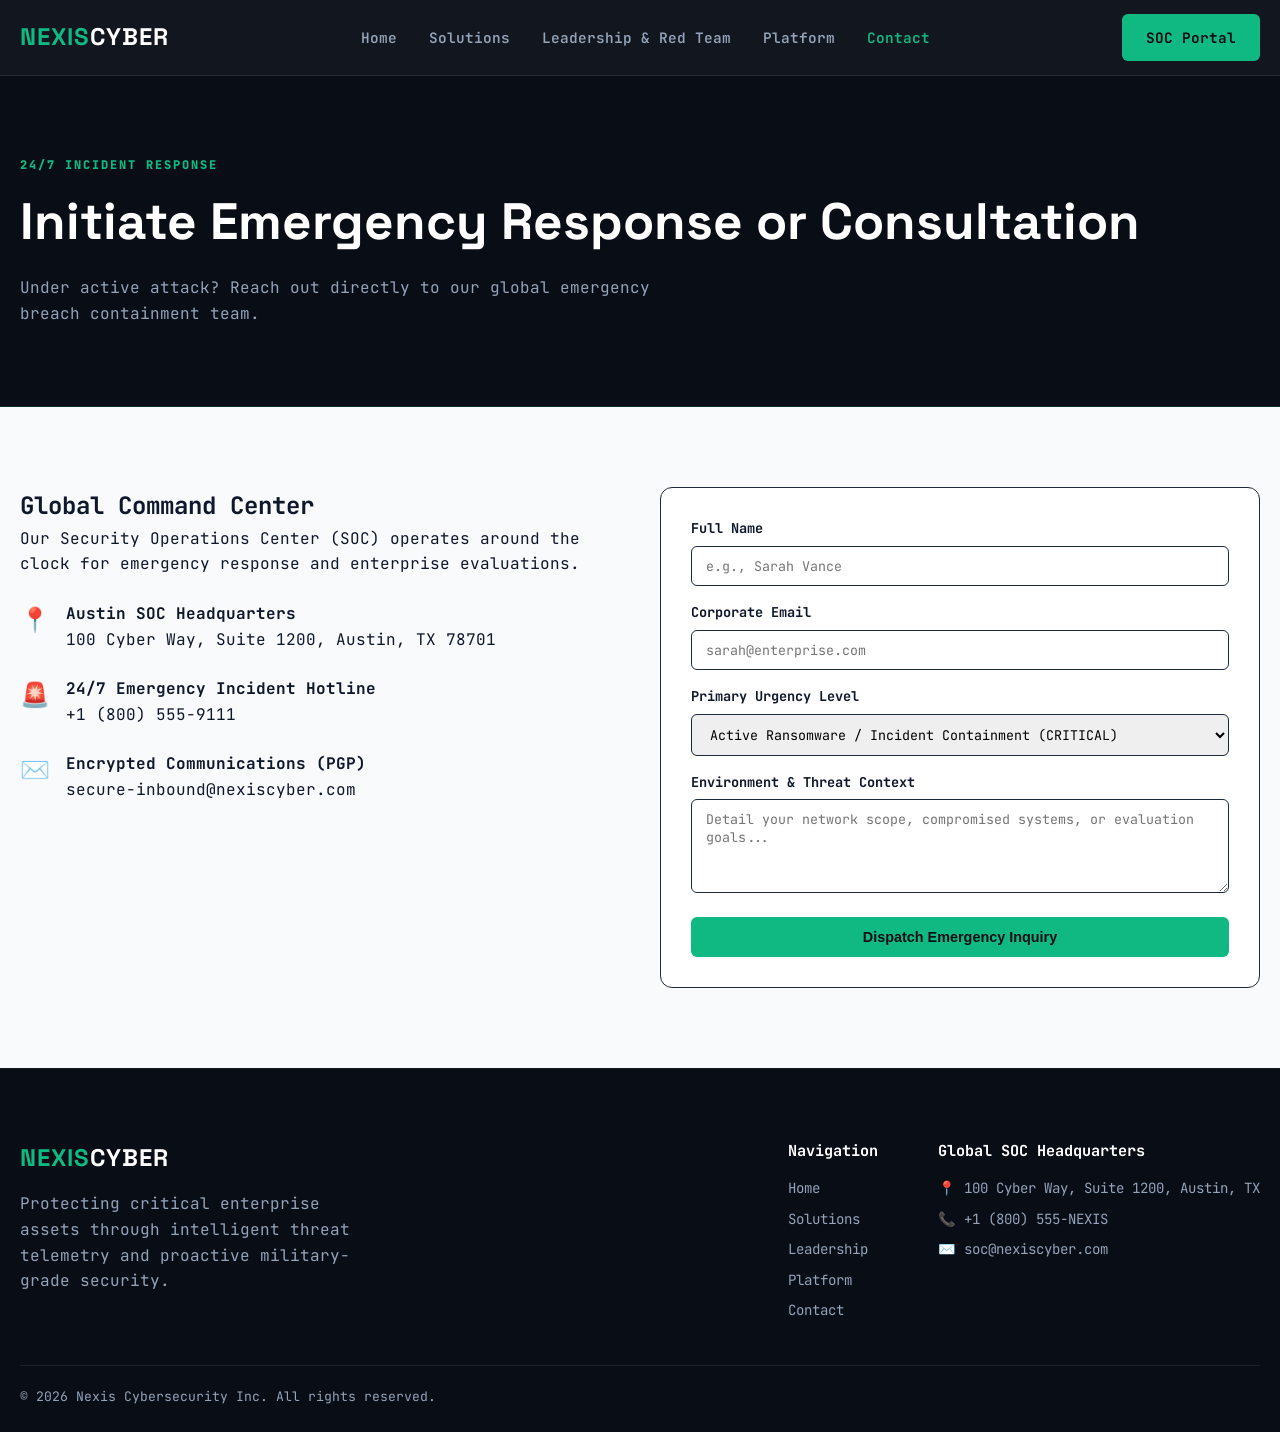
<file: contact.html>
<!DOCTYPE html>
<html lang="en">
<head>
    <meta charset="UTF-8">
    <meta name="viewport" content="width=device-width, initial-scale=1.0">
    <title>Contact & SOC Hotline | Nexis Cybersecurity</title>
    <link rel="preconnect" href="https://fonts.googleapis.com">
    <link rel="preconnect" href="https://fonts.gstatic.com" crossorigin>
    <link href="https://fonts.googleapis.com/css2?family=JetBrains+Mono:wght@400;600&family=Space+Grotesk:wght@500;600;700&display=swap" rel="stylesheet">
    <link rel="stylesheet" href="style.css">
</head>
<body>
    <header class="nav-header">
        <div class="nav-container">
            <a href="index.html" class="logo">
                <span class="logo-accent">NEXIS</span>CYBER
            </a>
            <nav class="nav-links" id="navLinks">
                <a href="index.html">Home</a>
                <a href="solutions.html">Solutions</a>
                <a href="team.html">Leadership & Red Team</a>
                <a href="platform.html">Platform</a>
                <a href="contact.html" class="active">Contact</a>
            </nav>
            <div class="nav-actions">
                <a href="contact.html" class="btn btn-primary desktop-only">SOC Portal</a>
                <button class="mobile-toggle" id="mobileToggle" onclick="toggleMenu()" aria-label="Toggle menu">
                    <span></span><span></span><span></span>
                </button>
            </div>
        </div>
    </header>

    <div class="page-banner">
        <div class="banner-container">
            <span class="section-tag">24/7 INCIDENT RESPONSE</span>
            <h1>Initiate Emergency Response or Consultation</h1>
            <p>Under active attack? Reach out directly to our global emergency breach containment team.</p>
        </div>
    </div>

    <section class="contact-section">
        <div class="section-container">
            <div class="contact-grid">
                <div class="contact-info">
                    <h2>Global Command Center</h2>
                    <p>Our Security Operations Center (SOC) operates around the clock for emergency response and enterprise evaluations.</p>
                    
                    <div class="info-item">
                        <span class="icon">📍</span>
                        <div>
                            <strong>Austin SOC Headquarters</strong>
                            <p>100 Cyber Way, Suite 1200, Austin, TX 78701</p>
                        </div>
                    </div>

                    <div class="info-item">
                        <span class="icon">🚨</span>
                        <div>
                            <strong>24/7 Emergency Incident Hotline</strong>
                            <p>+1 (800) 555-9111</p>
                        </div>
                    </div>

                    <div class="info-item">
                        <span class="icon">✉️</span>
                        <div>
                            <strong>Encrypted Communications (PGP)</strong>
                            <p>secure-inbound@nexiscyber.com</p>
                        </div>
                    </div>
                </div>

                <div class="contact-form-wrapper">
                    <form onsubmit="handleContact(event)">
                        <div class="form-group">
                            <label>Full Name</label>
                            <input type="text" required placeholder="e.g., Sarah Vance">
                        </div>
                        <div class="form-group">
                            <label>Corporate Email</label>
                            <input type="email" required placeholder="sarah@enterprise.com">
                        </div>
                        <div class="form-group">
                            <label>Primary Urgency Level</label>
                            <select>
                                <option>Active Ransomware / Incident Containment (CRITICAL)</option>
                                <option>Red Team Penetration Testing Inquiry</option>
                                <option>XDR / Cloud Security Evaluation</option>
                                <option>General Security Briefing</option>
                            </select>
                        </div>
                        <div class="form-group">
                            <label>Environment & Threat Context</label>
                            <textarea rows="4" required placeholder="Detail your network scope, compromised systems, or evaluation goals..."></textarea>
                        </div>
                        <button type="submit" class="btn btn-primary btn-full">Dispatch Emergency Inquiry</button>
                    </form>
                </div>
            </div>
        </div>
    </section>

    <footer class="site-footer">
        <div class="footer-inner">
            <div class="footer-brand">
                <a href="index.html" class="logo"><span class="logo-accent">NEXIS</span>CYBER</a>
                <p>Protecting critical enterprise assets through intelligent threat telemetry and proactive military-grade security.</p>
            </div>
            <div class="footer-cols">
                <div class="footer-col">
                    <h4>Navigation</h4>
                    <a href="index.html">Home</a>
                    <a href="solutions.html">Solutions</a>
                    <a href="team.html">Leadership</a>
                    <a href="platform.html">Platform</a>
                    <a href="contact.html">Contact</a>
                </div>
                <div class="footer-col">
                    <h4>Global SOC Headquarters</h4>
                    <span>📍 100 Cyber Way, Suite 1200, Austin, TX</span>
                    <span>📞 +1 (800) 555-NEXIS</span>
                    <span>✉️ soc@nexiscyber.com</span>
                </div>
            </div>
        </div>
        <div class="footer-bottom">
            <span>&copy; 2026 Nexis Cybersecurity Inc. All rights reserved.</span>
        </div>
    </footer>

    <script src="script.js"></script>
</body>
</html>
</file>
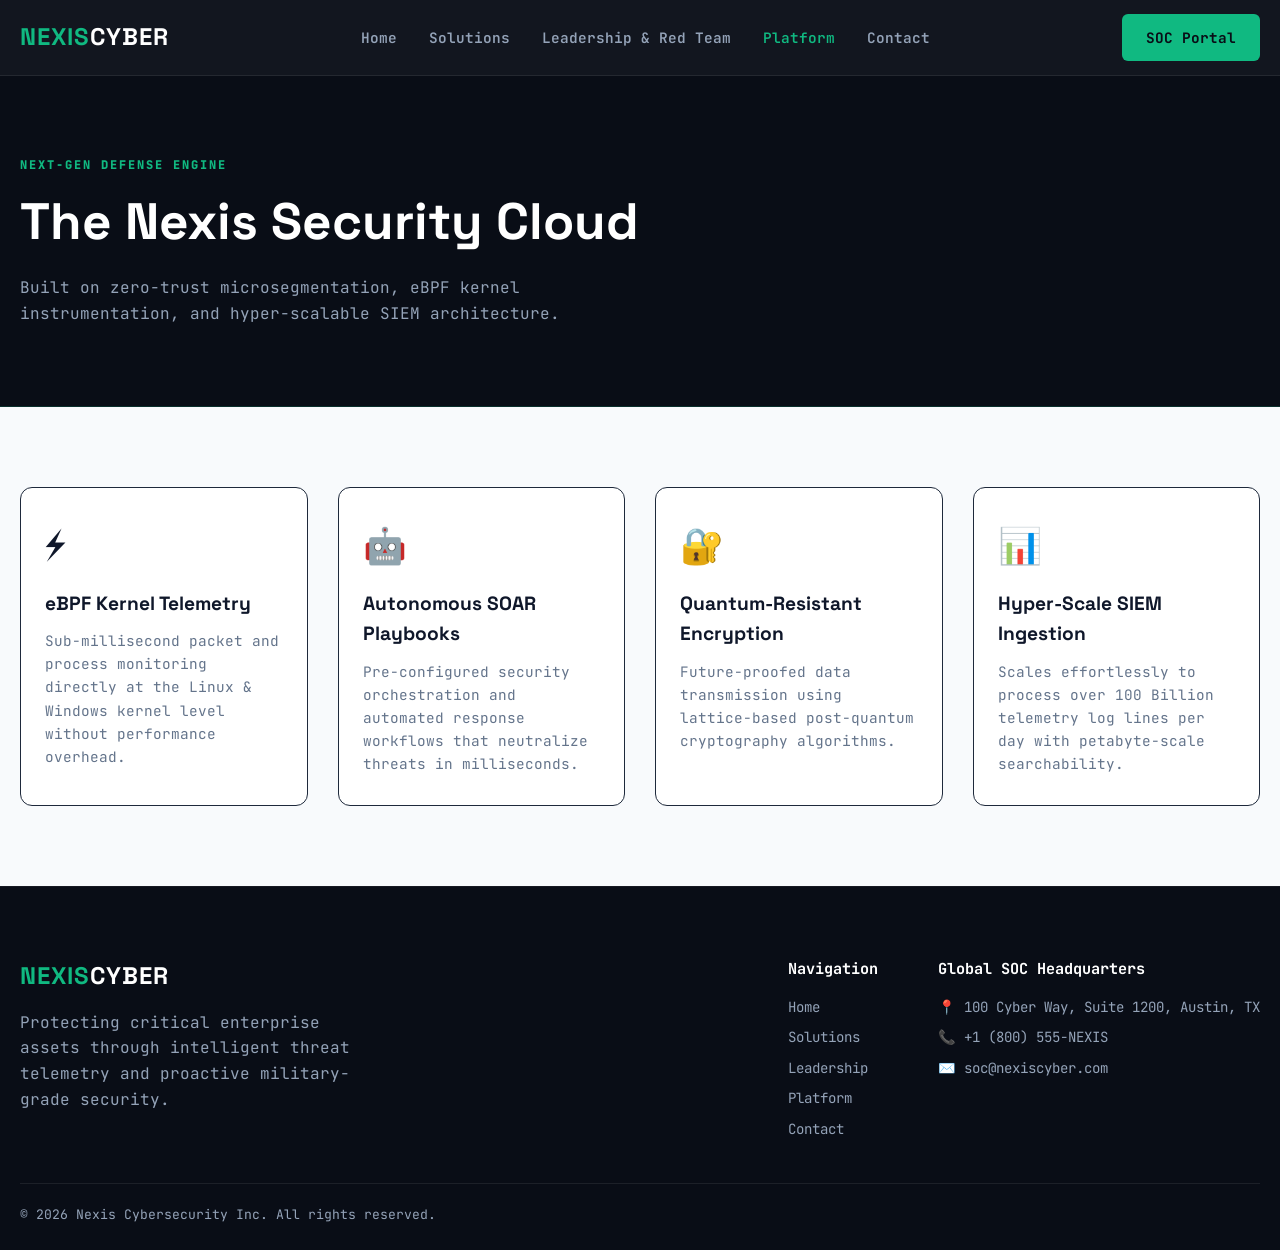
<file: platform.html>
<!DOCTYPE html>
<html lang="en">
<head>
    <meta charset="UTF-8">
    <meta name="viewport" content="width=device-width, initial-scale=1.0">
    <title>Platform Architecture | Nexis Cybersecurity</title>
    <link rel="preconnect" href="https://fonts.googleapis.com">
    <link rel="preconnect" href="https://fonts.gstatic.com" crossorigin>
    <link href="https://fonts.googleapis.com/css2?family=JetBrains+Mono:wght@400;600&family=Space+Grotesk:wght@500;600;700&display=swap" rel="stylesheet">
    <link rel="stylesheet" href="style.css">
</head>
<body>
    <header class="nav-header">
        <div class="nav-container">
            <a href="index.html" class="logo">
                <span class="logo-accent">NEXIS</span>CYBER
            </a>
            <nav class="nav-links" id="navLinks">
                <a href="index.html">Home</a>
                <a href="solutions.html">Solutions</a>
                <a href="team.html">Leadership & Red Team</a>
                <a href="platform.html" class="active">Platform</a>
                <a href="contact.html">Contact</a>
            </nav>
            <div class="nav-actions">
                <a href="contact.html" class="btn btn-primary desktop-only">SOC Portal</a>
                <button class="mobile-toggle" id="mobileToggle" onclick="toggleMenu()" aria-label="Toggle menu">
                    <span></span><span></span><span></span>
                </button>
            </div>
        </div>
    </header>

    <div class="page-banner">
        <div class="banner-container">
            <span class="section-tag">NEXT-GEN DEFENSE ENGINE</span>
            <h1>The Nexis Security Cloud</h1>
            <p>Built on zero-trust microsegmentation, eBPF kernel instrumentation, and hyper-scalable SIEM architecture.</p>
        </div>
    </div>

    <section class="platform-section">
        <div class="section-container">
            <div class="platform-grid">
                <div class="platform-card">
                    <div class="platform-icon">⚡</div>
                    <h3>eBPF Kernel Telemetry</h3>
                    <p>Sub-millisecond packet and process monitoring directly at the Linux & Windows kernel level without performance overhead.</p>
                </div>

                <div class="platform-card">
                    <div class="platform-icon">🤖</div>
                    <h3>Autonomous SOAR Playbooks</h3>
                    <p>Pre-configured security orchestration and automated response workflows that neutralize threats in milliseconds.</p>
                </div>

                <div class="platform-card">
                    <div class="platform-icon">🔐</div>
                    <h3>Quantum-Resistant Encryption</h3>
                    <p>Future-proofed data transmission using lattice-based post-quantum cryptography algorithms.</p>
                </div>

                <div class="platform-card">
                    <div class="platform-icon">📊</div>
                    <h3>Hyper-Scale SIEM Ingestion</h3>
                    <p>Scales effortlessly to process over 100 Billion telemetry log lines per day with petabyte-scale searchability.</p>
                </div>
            </div>
        </div>
    </section>

    <footer class="site-footer">
        <div class="footer-inner">
            <div class="footer-brand">
                <a href="index.html" class="logo"><span class="logo-accent">NEXIS</span>CYBER</a>
                <p>Protecting critical enterprise assets through intelligent threat telemetry and proactive military-grade security.</p>
            </div>
            <div class="footer-cols">
                <div class="footer-col">
                    <h4>Navigation</h4>
                    <a href="index.html">Home</a>
                    <a href="solutions.html">Solutions</a>
                    <a href="team.html">Leadership</a>
                    <a href="platform.html">Platform</a>
                    <a href="contact.html">Contact</a>
                </div>
                <div class="footer-col">
                    <h4>Global SOC Headquarters</h4>
                    <span>📍 100 Cyber Way, Suite 1200, Austin, TX</span>
                    <span>📞 +1 (800) 555-NEXIS</span>
                    <span>✉️ soc@nexiscyber.com</span>
                </div>
            </div>
        </div>
        <div class="footer-bottom">
            <span>&copy; 2026 Nexis Cybersecurity Inc. All rights reserved.</span>
        </div>
    </footer>

    <script src="script.js"></script>
</body>
</html>
</file>
<file: style.css>
/* Cybertech Dark Modern CSS Architecture */
*, *::before, *::after {
    margin: 0;
    padding: 0;
    box-sizing: border-box;
}

:root {
    --bg-dark: #090d16;
    --bg-card: #111827;
    --bg-light: #f8fafc;
    --accent-green: #10b981;
    --accent-green-hover: #059669;
    --text-main: #0f172a;
    --text-muted: #64748b;
    --text-white: #ffffff;
    --border-color: #1e293b;
    --radius-sm: 6px;
    --radius-md: 12px;
    --font-heading: 'Space Grotesk', sans-serif;
    --font-body: 'JetBrains Mono', monospace;
    --transition: all 0.35s cubic-bezier(0.4, 0, 0.2, 1);
}

html {
    scroll-behavior: smooth;
    font-size: 16px;
    width: 100%;
    overflow-x: hidden;
}

body {
    background-color: var(--bg-light);
    color: var(--text-main);
    font-family: var(--font-body);
    line-height: 1.6;
    width: 100%;
    overflow-x: hidden;
}

/* Top Bar */
.top-bar {
    background: var(--bg-dark);
    color: #94a3b8;
    font-size: clamp(0.72rem, 1.4vw, 0.82rem);
    padding: 8px 16px;
    display: flex;
    justify-content: space-between;
    align-items: center;
    border-bottom: 1px solid rgba(16, 185, 129, 0.3);
}

.top-link {
    color: var(--accent-green);
    text-decoration: none;
    font-weight: 600;
}

/* Navigation Header */
.nav-header {
    position: sticky;
    top: 0;
    z-index: 1000;
    background: rgba(9, 13, 22, 0.96);
    backdrop-filter: blur(12px);
    border-bottom: 1px solid rgba(255, 255, 255, 0.08);
}

.nav-container {
    max-width: 1280px;
    margin: 0 auto;
    padding: 14px 20px;
    display: flex;
    justify-content: space-between;
    align-items: center;
}

.logo {
    font-family: var(--font-heading);
    font-size: clamp(1.2rem, 3vw, 1.5rem);
    font-weight: 700;
    letter-spacing: 1px;
    color: var(--text-white);
    text-decoration: none;
}

.logo-accent {
    color: var(--accent-green);
}

.nav-links {
    display: flex;
    gap: clamp(16px, 2.5vw, 32px);
    align-items: center;
}

.nav-links a {
    text-decoration: none;
    color: #94a3b8;
    font-weight: 600;
    font-size: 0.9rem;
    transition: var(--transition);
}

.nav-links a:hover, .nav-links a.active {
    color: var(--accent-green);
}

.nav-actions {
    display: flex;
    align-items: center;
    gap: 12px;
}

/* Buttons */
.btn {
    display: inline-flex;
    align-items: center;
    justify-content: center;
    padding: clamp(10px, 2vw, 12px) clamp(18px, 3vw, 24px);
    border-radius: var(--radius-sm);
    font-weight: 700;
    font-size: clamp(0.82rem, 1.4vw, 0.9rem);
    text-decoration: none;
    cursor: pointer;
    transition: var(--transition);
    border: none;
    white-space: nowrap;
}

.btn-primary {
    background: var(--accent-green);
    color: var(--bg-dark);
}

.btn-primary:hover {
    background: var(--accent-green-hover);
    transform: translateY(-2px);
}

.btn-outline {
    background: transparent;
    border: 1px solid var(--border-color);
    color: var(--text-main);
}

.btn-glass {
    background: rgba(255, 255, 255, 0.1);
    backdrop-filter: blur(8px);
    color: var(--text-white);
    border: 1px solid rgba(255, 255, 255, 0.25);
}

.btn-sm {
    padding: 6px 14px;
    font-size: 0.8rem;
}

.btn-full {
    width: 100%;
}

/* Mobile Toggle Hamburger */
.mobile-toggle {
    display: none;
    background: none;
    border: none;
    cursor: pointer;
    flex-direction: column;
    justify-content: space-between;
    width: 26px;
    height: 18px;
    z-index: 1100;
}

.mobile-toggle span {
    width: 100%;
    height: 2px;
    background: var(--text-white);
    transition: var(--transition);
}

.mobile-toggle.open span:nth-child(1) { transform: translateY(8px) rotate(45deg); }
.mobile-toggle.open span:nth-child(2) { opacity: 0; }
.mobile-toggle.open span:nth-child(3) { transform: translateY(-8px) rotate(-45deg); }

/* Hero Section */
.hero {
    position: relative;
    min-height: clamp(500px, 80vh, 750px);
    display: flex;
    align-items: center;
    color: var(--text-white);
    padding: clamp(40px, 8vw, 80px) 20px;
}

.hero-bg {
    position: absolute;
    top: 0; left: 0; width: 100%; height: 100%;
    z-index: 1;
}

.hero-bg img {
    width: 100%; height: 100%;
    object-fit: cover;
}

.hero-overlay {
    position: absolute;
    top: 0; left: 0; width: 100%; height: 100%;
    background: linear-gradient(90deg, rgba(9, 13, 22, 0.95) 0%, rgba(9, 13, 22, 0.8) 60%, rgba(9, 13, 22, 0.5) 100%);
}

.hero-container {
    position: relative;
    z-index: 2;
    max-width: 1280px;
    margin: 0 auto;
    width: 100%;
}

.hero-badge {
    display: inline-block;
    background: rgba(16, 185, 129, 0.15);
    border: 1px solid var(--accent-green);
    color: var(--accent-green);
    padding: 4px 12px;
    border-radius: 50px;
    font-size: 0.75rem;
    font-weight: 700;
    letter-spacing: 1.5px;
    margin-bottom: 16px;
}

.hero h1 {
    font-family: var(--font-heading);
    font-size: clamp(2.2rem, 5.5vw, 4rem);
    font-weight: 700;
    line-height: 1.15;
    margin-bottom: 16px;
    max-width: 750px;
}

.gradient-accent {
    color: var(--accent-green);
}

.hero p {
    font-size: clamp(0.95rem, 2vw, 1.15rem);
    color: #94a3b8;
    max-width: 580px;
    margin-bottom: 30px;
}

.hero-cta-group {
    display: flex;
    gap: 14px;
    margin-bottom: 40px;
    flex-wrap: wrap;
}

.hero-stats {
    display: flex;
    align-items: center;
    gap: clamp(15px, 4vw, 35px);
    padding-top: 24px;
    border-top: 1px solid rgba(255, 255, 255, 0.12);
    max-width: 650px;
    flex-wrap: wrap;
}

.stat-num {
    font-family: var(--font-heading);
    font-size: clamp(1.4rem, 3vw, 1.8rem);
    font-weight: 700;
    color: var(--accent-green);
    display: block;
}

.stat-lbl {
    font-size: 0.8rem;
    color: #94a3b8;
}

/* Page Banner */
.page-banner {
    background: var(--bg-dark);
    color: var(--text-white);
    padding: clamp(50px, 8vw, 80px) 20px;
    border-bottom: 1px solid rgba(16, 185, 129, 0.2);
}

.banner-container {
    max-width: 1280px;
    margin: 0 auto;
}

.banner-container h1 {
    font-family: var(--font-heading);
    font-size: clamp(2rem, 4.5vw, 3.2rem);
    margin-top: 6px;
    margin-bottom: 12px;
}

.banner-container p {
    color: #94a3b8;
    max-width: 650px;
}

/* Section Containers & Grids */
.section-container {
    max-width: 1280px;
    margin: 0 auto;
    padding: clamp(40px, 8vw, 80px) 20px;
    width: 100%;
}

.section-header {
    display: flex;
    justify-content: space-between;
    align-items: flex-end;
    margin-bottom: 30px;
    flex-wrap: wrap;
    gap: 16px;
}

.section-tag {
    font-size: 0.75rem;
    font-weight: 800;
    letter-spacing: 2px;
    color: var(--accent-green);
    display: block;
}

.section-header h2 {
    font-family: var(--font-heading);
    font-size: clamp(1.6rem, 3.5vw, 2.4rem);
}

.view-all-link {
    color: var(--accent-green);
    text-decoration: none;
    font-weight: 700;
}

/* Filter Bar */
.filter-bar {
    display: flex;
    align-items: center;
    gap: 16px;
    margin-bottom: 30px;
    flex-wrap: wrap;
}

.filter-tabs {
    display: flex;
    gap: 8px;
    overflow-x: auto;
}

.filter-btn {
    background: #e2e8f0;
    border: none;
    padding: 8px 18px;
    border-radius: 50px;
    font-weight: 700;
    font-size: 0.85rem;
    cursor: pointer;
    transition: var(--transition);
    white-space: nowrap;
}

.filter-btn.active {
    background: var(--bg-dark);
    color: var(--accent-green);
}

/* Solutions Grid & Cards */
.solutions-grid {
    display: grid;
    grid-template-columns: repeat(auto-fill, minmax(280px, 1fr));
    gap: clamp(16px, 3vw, 30px);
}

.solution-card {
    background: var(--text-white);
    border-radius: var(--radius-md);
    overflow: hidden;
    border: 1px solid var(--border-color);
    box-shadow: 0 10px 25px -10px rgba(0,0,0,0.05);
    transition: var(--transition);
    position: relative;
    display: flex;
    flex-direction: column;
}

.solution-card:hover {
    transform: translateY(-6px);
    box-shadow: 0 20px 35px -15px rgba(0,0,0,0.15);
}

.card-badge {
    position: absolute;
    top: 12px; left: 12px;
    background: var(--bg-dark);
    color: var(--accent-green);
    font-size: 0.68rem;
    font-weight: 800;
    padding: 4px 8px;
    border-radius: 4px;
    z-index: 10;
}

.card-img-wrapper {
    height: clamp(180px, 22vw, 220px);
    overflow: hidden;
}

.card-img-wrapper img {
    width: 100%; height: 100%;
    object-fit: cover;
    transition: transform 0.5s;
}

.solution-card:hover .card-img-wrapper img {
    transform: scale(1.06);
}

.card-body {
    padding: 20px;
    display: flex;
    flex-direction: column;
    flex-grow: 1;
}

.solution-code {
    font-size: 0.72rem;
    font-weight: 800;
    color: var(--accent-green);
    letter-spacing: 1px;
}

.card-body h3 {
    font-family: var(--font-heading);
    font-size: 1.15rem;
    margin: 6px 0;
}

.card-body p {
    font-size: 0.88rem;
    color: var(--text-muted);
    margin-bottom: 16px;
}

.card-footer {
    display: flex;
    justify-content: space-between;
    align-items: center;
    padding-top: 12px;
    border-top: 1px solid var(--border-color);
    margin-top: auto;
}

.status-val {
    font-weight: 800;
    font-size: 0.85rem;
    color: var(--accent-green);
}

/* Team Grid & Cards */
.team-grid {
    display: grid;
    grid-template-columns: repeat(auto-fill, minmax(280px, 1fr));
    gap: 30px;
}

.team-card {
    background: var(--text-white);
    border-radius: var(--radius-md);
    overflow: hidden;
    border: 1px solid var(--border-color);
    box-shadow: 0 10px 25px -10px rgba(0,0,0,0.05);
    transition: var(--transition);
}

.team-card:hover {
    transform: translateY(-6px);
    box-shadow: 0 20px 35px -15px rgba(0,0,0,0.12);
}

.team-img-wrapper {
    height: 280px;
    overflow: hidden;
}

.team-img-wrapper img {
    width: 100%; height: 100%;
    object-fit: cover;
}

.team-info {
    padding: 20px;
}

.team-role {
    font-size: 0.7rem;
    font-weight: 800;
    color: var(--accent-green);
    letter-spacing: 1px;
    display: block;
}

.team-info h3 {
    font-family: var(--font-heading);
    font-size: 1.2rem;
    margin: 4px 0 2px 0;
}

.team-title {
    font-size: 0.85rem;
    font-weight: 600;
    color: var(--text-muted);
    display: block;
    margin-bottom: 10px;
}

.team-info p {
    font-size: 0.85rem;
    color: var(--text-muted);
}

/* Platform Grid */
.platform-grid {
    display: grid;
    grid-template-columns: repeat(auto-fit, minmax(250px, 1fr));
    gap: 30px;
}

.platform-card {
    background: var(--text-white);
    padding: 30px 24px;
    border-radius: var(--radius-md);
    border: 1px solid var(--border-color);
}

.platform-icon {
    font-size: 2.2rem;
    margin-bottom: 14px;
}

.platform-card h3 {
    font-family: var(--font-heading);
    font-size: 1.2rem;
    margin-bottom: 10px;
}

.platform-card p {
    color: var(--text-muted);
    font-size: 0.9rem;
}

/* Contact Grid & Form */
.contact-grid {
    display: grid;
    grid-template-columns: 1fr 1fr;
    gap: 40px;
}

.info-item {
    display: flex;
    gap: 16px;
    margin-top: 24px;
}

.info-item .icon { font-size: 1.5rem; }

.contact-form-wrapper {
    background: var(--text-white);
    padding: 30px;
    border-radius: var(--radius-md);
    border: 1px solid var(--border-color);
}

.form-group {
    margin-bottom: 16px;
}

.form-group label {
    display: block;
    font-size: 0.85rem;
    font-weight: 700;
    margin-bottom: 6px;
}

.form-group input, .form-group select, .form-group textarea {
    width: 100%;
    padding: 10px 14px;
    border-radius: var(--radius-sm);
    border: 1px solid var(--border-color);
    font-family: var(--font-body);
}

/* Footer */
.site-footer {
    background: var(--bg-dark);
    color: #94a3b8;
    padding: clamp(40px, 6vw, 70px) 20px 25px 20px;
    border-top: 1px solid rgba(255, 255, 255, 0.05);
}

.footer-inner {
    max-width: 1280px;
    margin: 0 auto 35px auto;
    display: flex;
    justify-content: space-between;
    flex-wrap: wrap;
    gap: 30px;
}

.footer-brand { max-width: 360px; }
.footer-brand .logo { color: var(--text-white); margin-bottom: 14px; display: inline-block; }
.footer-cols { display: flex; gap: clamp(30px, 5vw, 60px); flex-wrap: wrap; }
.footer-col h4 { color: var(--text-white); font-size: 0.95rem; margin-bottom: 14px; }
.footer-col a, .footer-col span { display: block; color: #94a3b8; text-decoration: none; font-size: 0.88rem; margin-bottom: 8px; }

.footer-bottom {
    max-width: 1280px;
    margin: 0 auto;
    padding-top: 20px;
    border-top: 1px solid rgba(255, 255, 255, 0.08);
    font-size: 0.82rem;
}

/* Modal */
.modal-backdrop {
    display: none;
    position: fixed;
    top: 0; left: 0; width: 100vw; height: 100vh;
    background: rgba(9, 13, 22, 0.88);
    backdrop-filter: blur(8px);
    z-index: 2000;
    align-items: center;
    justify-content: center;
    padding: 16px;
}

.modal-backdrop.show { display: flex; }

.modal-card {
    background: var(--text-white);
    border-radius: var(--radius-md);
    max-width: 800px;
    width: 100%;
    position: relative;
    overflow: hidden;
    max-height: 90vh;
    overflow-y: auto;
}

.modal-close {
    position: absolute;
    top: 12px; right: 12px;
    background: rgba(255, 255, 255, 0.9);
    border: none;
    width: 34px; height: 34px;
    border-radius: 50%;
    font-size: 1.4rem;
    cursor: pointer;
    z-index: 10;
}

.modal-grid { display: grid; grid-template-columns: 1fr 1fr; }
.modal-img-wrapper img { width: 100%; height: 100%; object-fit: cover; }
.modal-info { padding: 30px; }
.modal-stage-val { font-size: 1.1rem; font-weight: 800; color: var(--accent-green); margin: 6px 0; }
.modal-text { color: var(--text-muted); font-size: 0.9rem; margin-bottom: 16px; }
.modal-actions { display: flex; gap: 10px; margin-top: 20px; }

/* RESPONSIVE MEDIA QUERIES */
@media (max-width: 992px) {
    .contact-grid { grid-template-columns: 1fr; }
    .modal-grid { grid-template-columns: 1fr; }
}

@media (max-width: 768px) {
    .top-bar { display: none; }
    .desktop-only { display: none; }
    .mobile-toggle { display: flex; }

    .nav-links {
        position: fixed;
        top: 60px; left: 0; width: 100%;
        background: var(--bg-dark);
        flex-direction: column;
        padding: 24px;
        gap: 16px;
        transform: translateY(-150%);
        transition: transform 0.35s ease-in-out;
        z-index: 1050;
    }

    .nav-links.active { transform: translateY(0); }

    .hero { text-align: center; padding: 50px 16px; min-height: auto; }
    .hero-container { display: flex; flex-direction: column; align-items: center; }
    .hero-cta-group { justify-content: center; width: 100%; }
    .hero-cta-group .btn { width: 100%; max-width: 260px; }
    .hero-stats { justify-content: center; width: 100%; }
}
</file>
